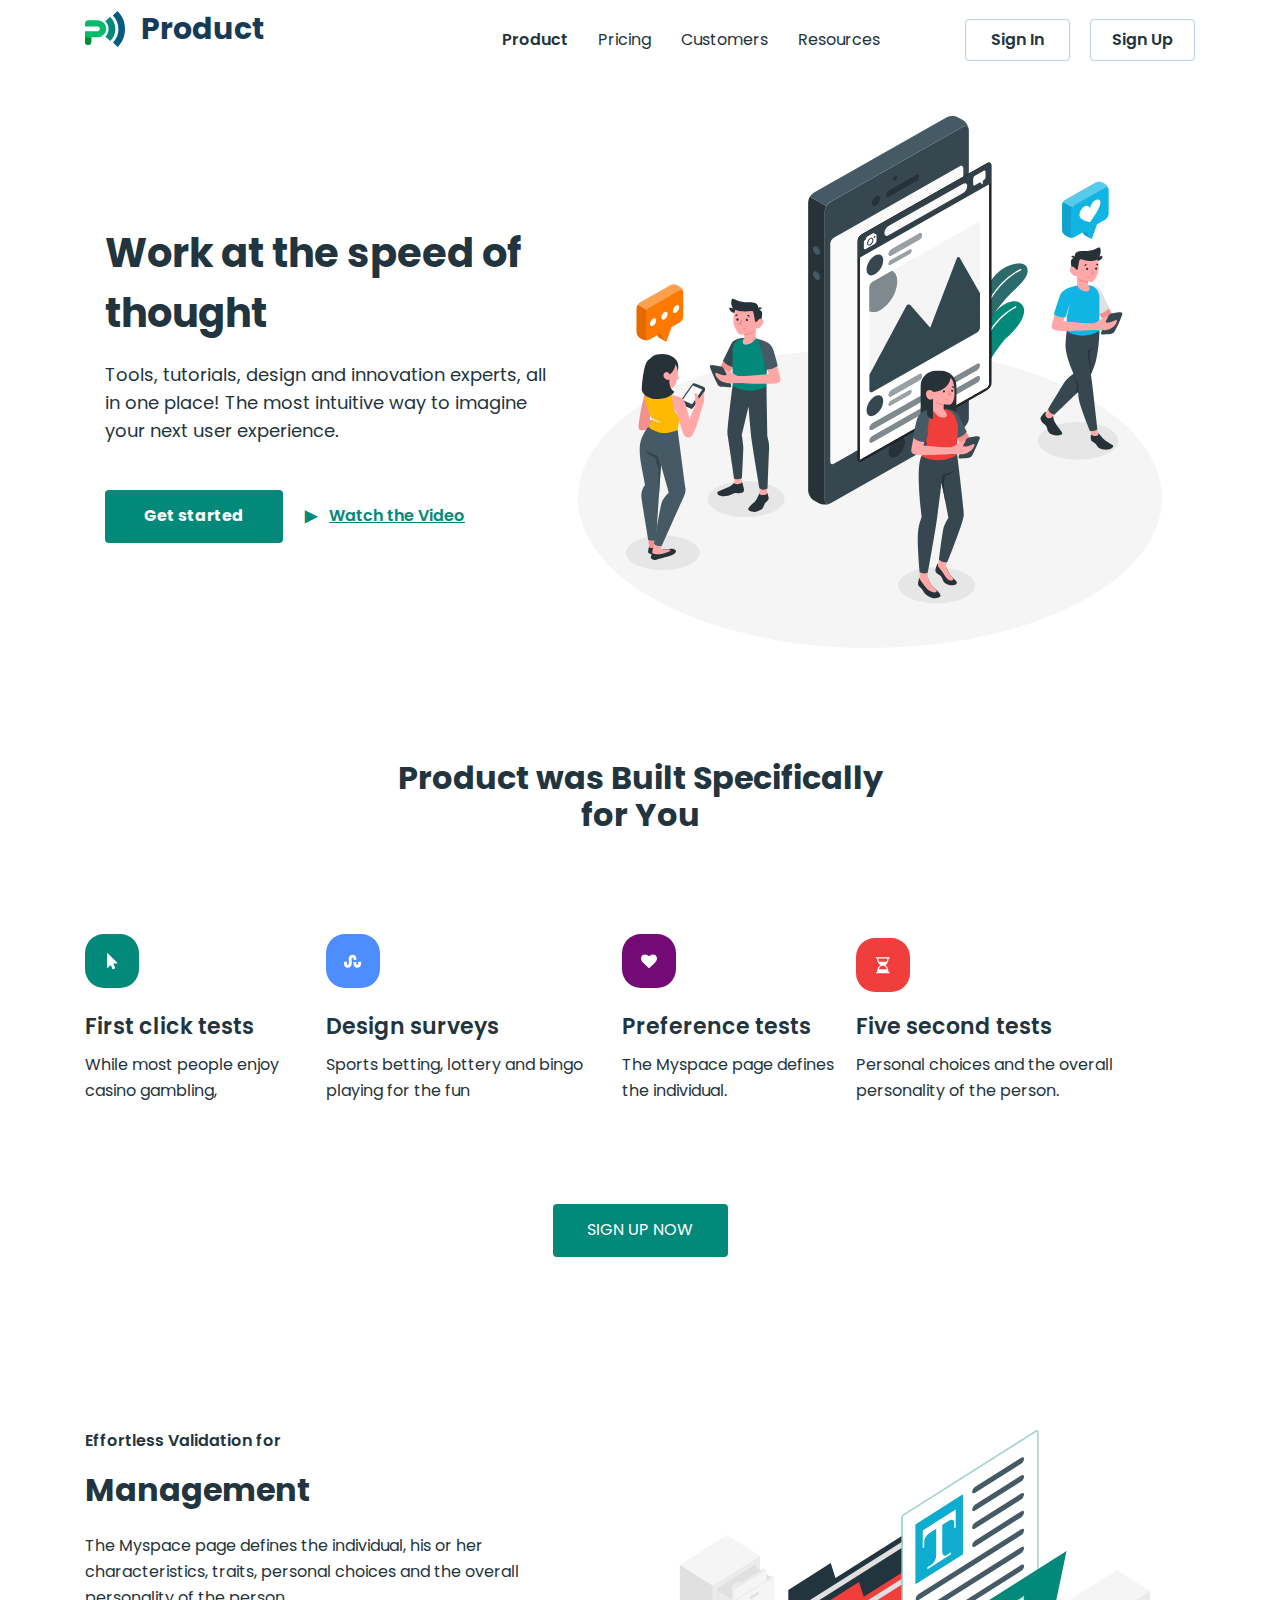
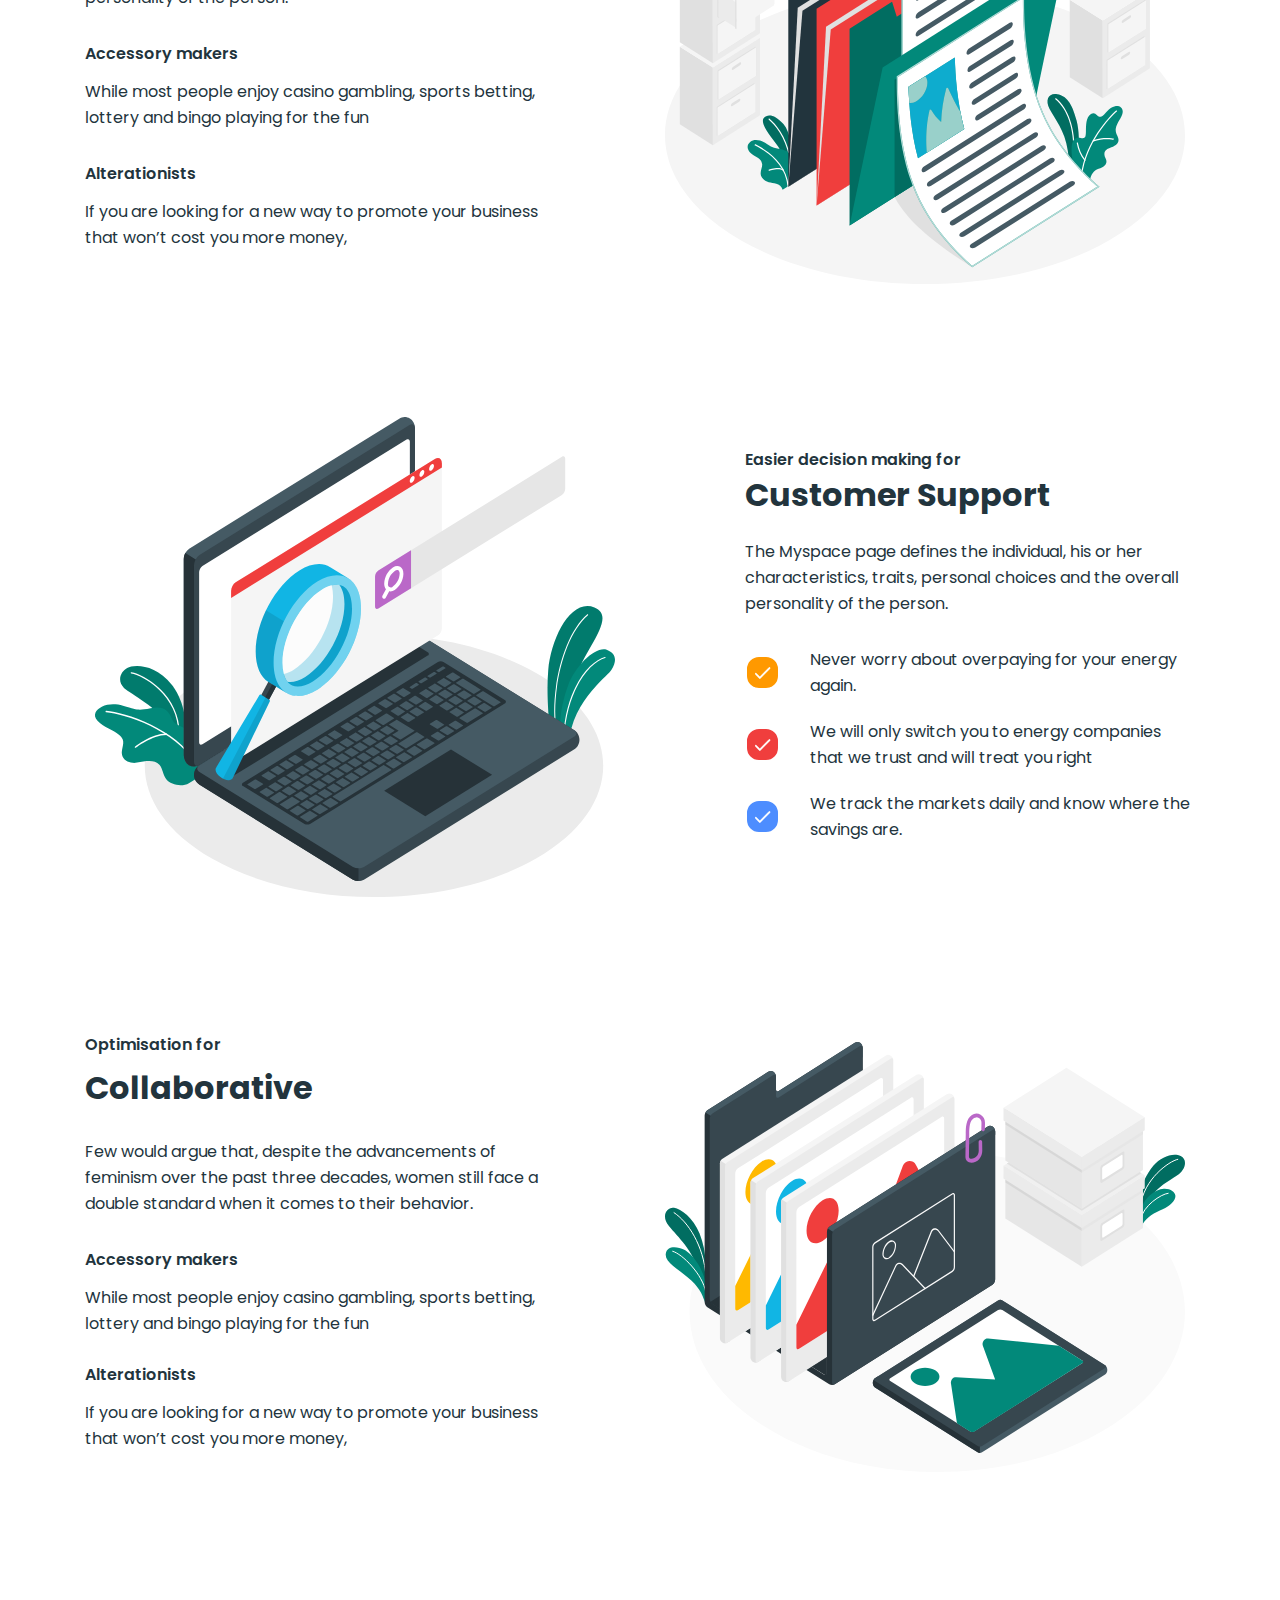
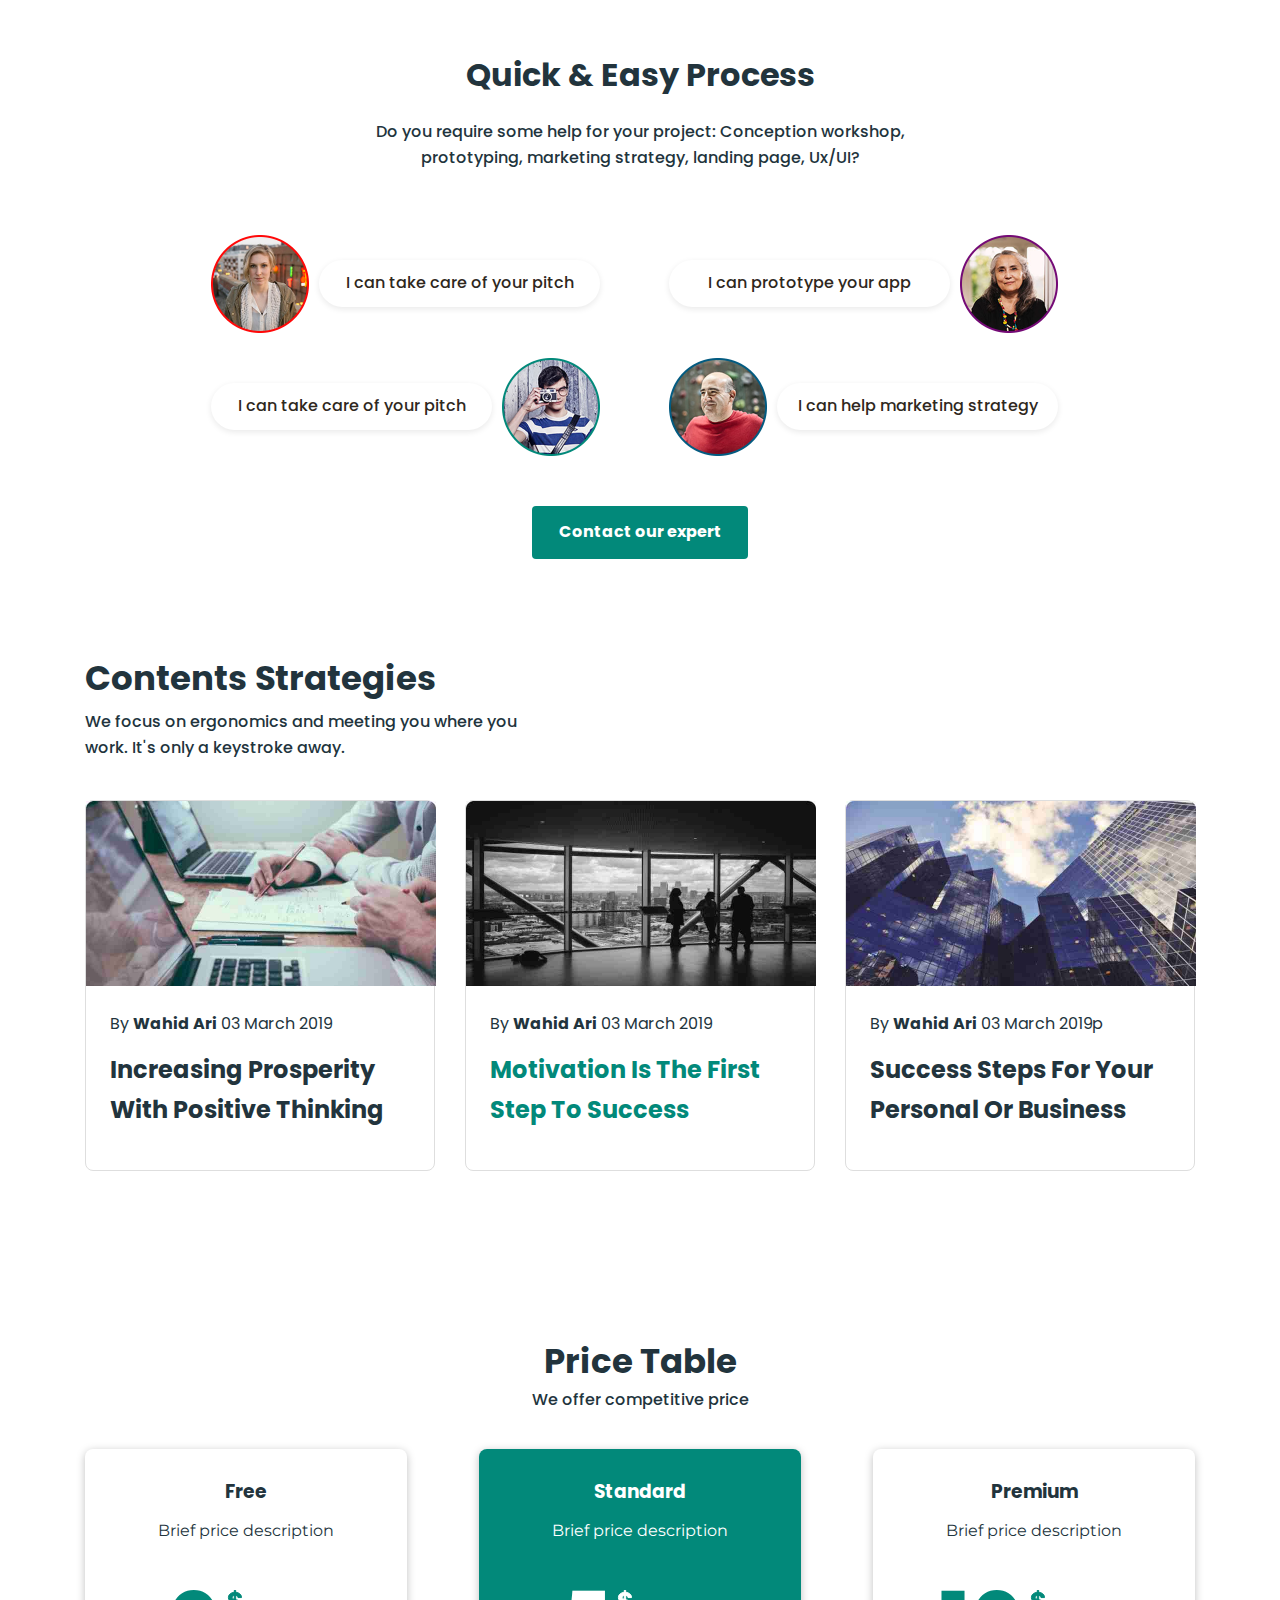
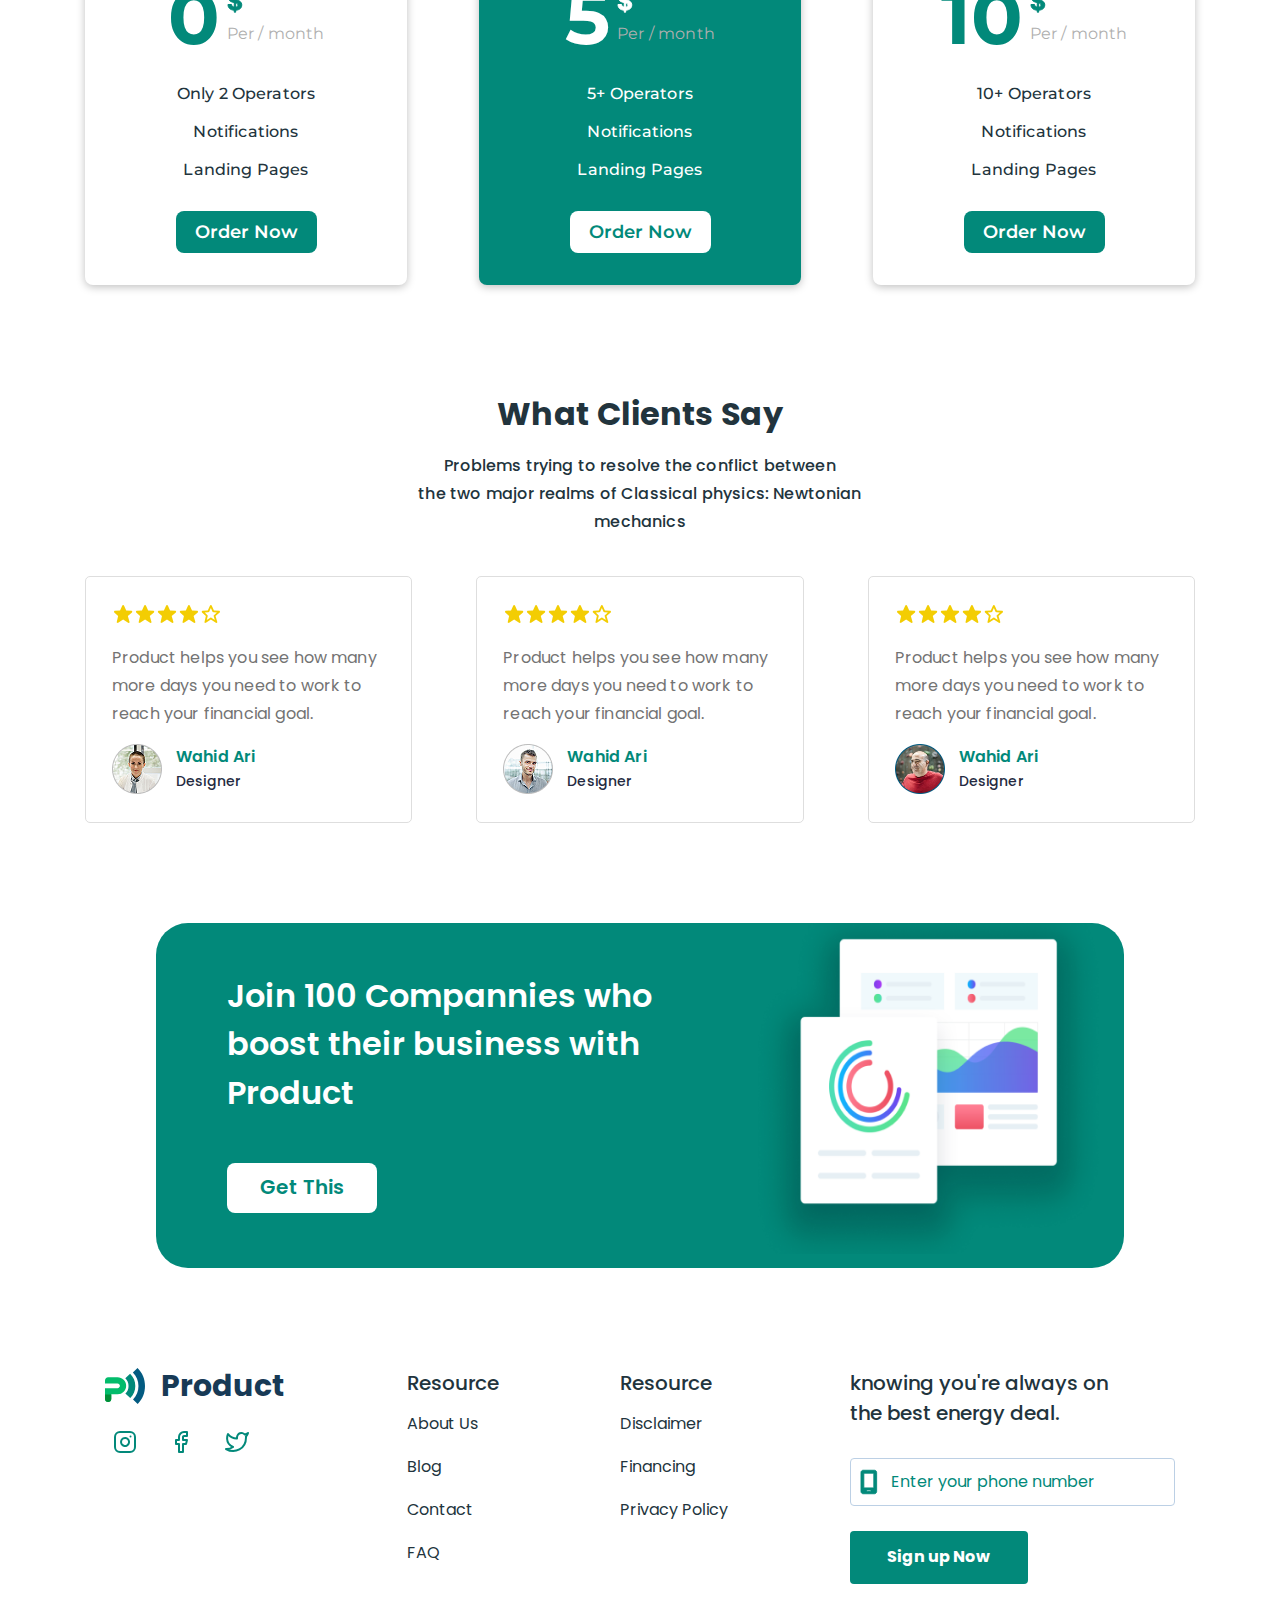
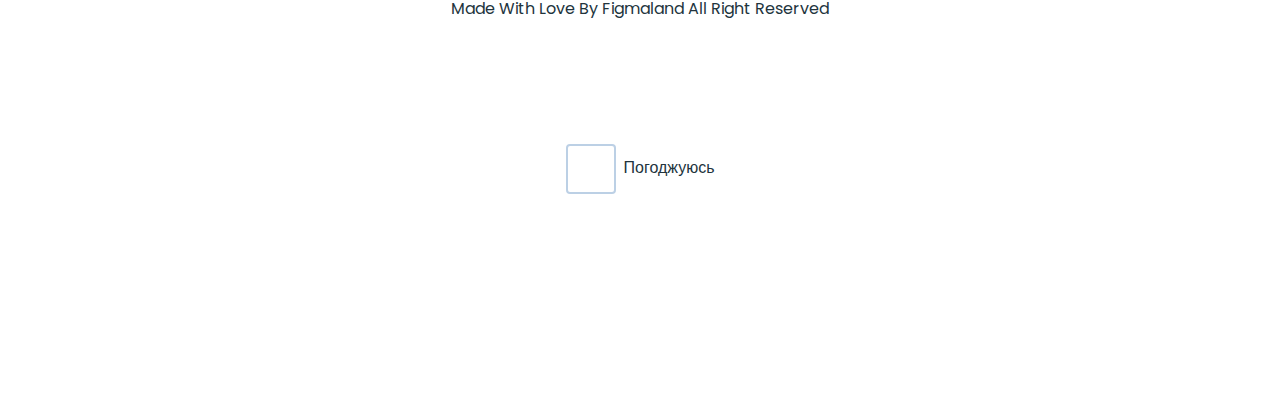
<file: index.html>
<!DOCTYPE html>
<html lang="en">
  <head>
    <meta charset="UTF-8" />
    <meta name="viewport" content="width=device-width, initial-scale=1.0" />
    <title>Business promotion</title>
    <link
      rel="stylesheet"
      href="https://cdnjs.cloudflare.com/ajax/libs/modern-normalize/3.0.1/modern-normalize.min.css"
    />
    <link rel="preconnect" href="https://fonts.googleapis.com" />
    <link rel="preconnect" href="https://fonts.gstatic.com" crossorigin />
    <link
      href="https://fonts.googleapis.com/css2?family=Inter:wght@500;700&family=Montserrat:wght@400;500;600;700&family=Poppins:wght@400;500;600;700;800&family=Roboto:wght@400;500;700;900&display=swap"
      rel="stylesheet"
    />
    <link rel="stylesheet" href="./css/style.css" />
  </head>
  <body>
    <header class="header">
      <div class="container header-container">
        <a href="./index.html" class="logo header-logo">
          <img
            src="./images/logo.svg"
            alt="Logo"
            width="40"
            height="36"
            class="header-logo-img"
          />
          Product
        </a>

        <nav class="header-nav">
          <ul class="header-nav-list">
            <li class="header-nav-item">
              <a class="header-nav-link current" href="./index.html">Product</a>
            </li>
            <li class="header-nav-item">
              <a class="header-nav-link" href="./pricing.html">Pricing</a>
            </li>
            <li class="header-nav-item">
              <a class="header-nav-link" href="./customer.html">Customers</a>
            </li>
            <li class="header-nav-item">
              <a class="header-nav-link">Resources</a>
            </li>
          </ul>
        </nav>

        <ul class="header-btn-list">
          <li class="header-btn-item">
            <button type="button" class="header-btn">Sign In</button>
          </li>
          <li class="header-btn-item">
            <button type="button" class="header-btn">Sign Up</button>
          </li>
        </ul>
      </div>
    </header>

    <main>
      <!-- HERO SECTION  -->
      <section class="hero">
        <div class="container hero-container">
          <div class="hero-text">
            <h1 class="hero-title">Work at the speed of thought</h1>
            <p class="hero-subtitle">
              Tools, tutorials, design and innovation experts, all in one place!
              The most intuitive way to imagine your next user experience.
            </p>
            <ul class="hero-btn-list">
              <li>
                <button type="button" class="btn-get-started">
                  Get started
                </button>
              </li>
              <li>
                <button type="button" class="btn-watch-video">
                  <span class="icon">&#9654;</span>
                  <span class="text">Watch the Video</span>
                </button>
              </li>
            </ul>
          </div>
          <img
            src="./images/hero-img.svg"
            alt="hero image"
            width="610"
            height="555"
          />
        </div>
      </section>
      <!-- Section product -->
      <section class="product">
        <div class="container">
          <h2 class="product-title">Product was Built Specifically for You</h2>
          <ul class="product-list">
            <li class="product-item">
              <img
                src="./images/first-click.svg"
                alt="first-click"
                width="54"
                height="62"
                class="product-img"
              />
              <h3 class="product-head">First click tests</h3>
              <p class="product-text">
                While most people enjoy casino gambling,
              </p>
            </li>
            <li class="product-item">
              <img
                src="./images/surveys.svg"
                alt="surveys"
                width="54"
                height="62"
                class="product-img"
              />
              <h3 class="product-head">Design surveys</h3>
              <p class="product-text">
                Sports betting, lottery and bingo playing for the fun
              </p>
            </li>
            <li class="product-item">
              <img
                src="./images/perference.svg"
                alt="perference"
                width="54"
                height="62"
                class="product-img"
              />
              <h3 class="product-head">Preference tests</h3>
              <p class="product-text">
                The Myspace page defines the individual.
              </p>
            </li>
            <li class="product-item">
              <img
                src="./images/second.svg"
                alt="five second tests"
                width="54"
                height="62"
                class="product-img"
              />
              <h3 class="product-head">Five second tests</h3>
              <p class="product-text">
                Personal choices and the overall personality of the person.
              </p>
            </li>
          </ul>
          <button type="button" class="btn-sign">sign up now</button>
        </div>
      </section>
      <!-- Section managment -->
      <section class="management">
        <div class="container">
          <div class="management-container">
            <ul class="management-list">
              <li class="management-item">
                <p class="management-title-span">Effortless Validation for</p>
                <h3 class="management-title">Management</h3>
                <p class="management-text">
                  The Myspace page defines the individual, his or her
                  characteristics, traits, personal choices and the overall
                  personality of the person.
                </p>
              </li>
              <li class="management-item">
                <h4 class="management-subtitle">Accessory makers</h4>
                <p class="management-text">
                  While most people enjoy casino gambling, sports betting,
                  lottery and bingo playing for the fun
                </p>
              </li>
              <li class="management-item">
                <h4 class="management-subtitle">Alterationists</h4>
                <p class="management-text">
                  If you are looking for a new way to promote your business that
                  won’t cost you more money,
                </p>
              </li>
            </ul>
            <img
              src="./images/management-img.svg"
              alt="management image"
              width="540"
              height="500"
              class="management-img"
            />
          </div>

          <div class="customer-container">
            <img
              src="./images/support-img.svg"
              alt="laptoop image"
              width="540"
              height="500"
              class="customer-img"
            />
            <div class="customer-container-second">
              <ul class="customer-list">
                <li class="customer-item">
                  <p class="customer-subtitle">Easier decision making for</p>
                  <h3 class="customer-title">Customer Support</h3>
                  <p class="customer-text-title">
                    The Myspace page defines the individual, his or her
                    characteristics, traits, personal choices and the overall
                    personality of the person.
                  </p>
                </li>
              </ul>
              <ul class="customer-list-second">
                <li class="customer-item-list">
                  <div class="customer-icon-container">
                    <a href="#" class="customer-link-icon orange">
                      <svg class="customer-icon" width="16" height="12">
                        <use href="./images/icons.svg#icon-path"></use>
                      </svg>
                    </a>
                  </div>
                  <p class="customer-text">
                    Never worry about overpaying for your energy again.
                  </p>
                </li>
                <li class="customer-item-list">
                  <div class="customer-icon-container">
                    <a href="#" class="customer-link-icon red">
                      <svg class="customer-icon" width="16" height="12">
                        <use href="./images/icons.svg#icon-path"></use>
                      </svg>
                    </a>
                  </div>
                  <p class="customer-text">
                    We will only switch you to energy companies that we trust
                    and will treat you right
                  </p>
                </li>
                <li class="customer-item-list">
                  <div class="customer-icon-container">
                    <a href="#" class="customer-link-icon blue">
                      <svg class="customer-icon" width="16" height="12">
                        <use href="./images/icons.svg#icon-path"></use>
                      </svg>
                    </a>
                  </div>
                  <p class="customer-text">
                    We track the markets daily and know where the savings are.
                  </p>
                </li>
              </ul>
            </div>
          </div>
          <div class="collaborative-container">
            <ul class="collaborative-list">
              <li>
                <p class="collaborative-text-title">Optimisation for</p>
                <h3 class="collaborative-head">Collaborative</h3>
              </li>
              <li class="collaborative-item">
                <p class="collaborative-text">
                  Few would argue that, despite the advancements of feminism
                  over the past three decades, women still face a double
                  standard when it comes to their behavior.
                </p>
              </li>
              <li class="collaborative-item">
                <h4 class="collaborative-head-subtitle">Accessory makers</h4>
                <p class="collaborative-text-subtitle">
                  While most people enjoy casino gambling, sports betting,
                  lottery and bingo playing for the fun
                </p>
              </li>
              <li class="collaborative-item">
                <h4 class="collaborative-head-subtitle">Alterationists</h4>
                <p class="collaborative-text-subtitle">
                  If you are looking for a new way to promote your business that
                  won’t cost you more money,
                </p>
              </li>
            </ul>
            <img
              src="./images/collaboration-img.svg"
              alt="cololaboration image"
              width="540"
              height="500"
              class="collaborative-img"
            />
          </div>
        </div>
      </section>
      <section class="quick-easy">
        <div class="container quick-easy-container">
          <h2 class="quick-easy-head">Quick & Easy Process</h2>
          <p class="quick-easy-text">
            Do you require some help for your project: Conception workshop,
            prototyping, marketing strategy, landing page, Ux/UI?
          </p>
          <div class="quick-easy-list-container">
            <ul class="quick-easy-list">
              <li class="quick-easy-item">
                <img
                  src="./images/women_y.png"
                  alt="women young"
                  width="98"
                  height="98"
                  class="quick-easy-img"
                />
                <p class="item-text">I can take care of your pitch</p>
              </li>
              <li class="quick-easy-item">
                <p class="item-text">I can prototype your app</p>
                <img
                  src="./images/women_o.png"
                  alt="women old"
                  width="98"
                  height="98"
                  class="quick-easy-img"
                />
              </li>
            </ul>
          </div>
          <div class="quick-easy-list-container">
            <ul class="quick-easy-list">
              <li class="quick-easy-item">
                <p class="item-text">I can take care of your pitch</p>
                <img
                  src="./images/men_y.png"
                  alt="men young"
                  width="98"
                  height="98"
                  class="quick-easy-img"
                />
              </li>
              <li class="quick-easy-item">
                <img
                  src="./images/men_old.png"
                  alt="men old"
                  width="98"
                  height="98"
                  class="quick-easy-img"
                />
                <p class="item-text">I can help marketing strategy</p>
              </li>
            </ul>
          </div>

          <button type="button" class="btn-contact">Contact our expert</button>
        </div>
      </section>
      <section class="strategies">
        <div class="container">
          <h2 class="strategies-head">Contents Strategies</h2>
          <p class="strategies-text">
            We focus on ergonomics and meeting you where you work. It's only a
            keystroke away.
          </p>
          <ul class="strategies-list">
            <li class="strategies-item">
              <img
                src="./images/increasing-prosperity.jpg"
                alt="increasing-prosperity"
                width="350"
                height="185"
                class="strategies-image"
              />
              <p class="strategies-item-text">
                By
                <span class="strategies-span">Wahid Ari</span>
                03 March 2019
              </p>
              <p class="strategies-item-text-second">
                Increasing Prosperity With Positive Thinking
              </p>
            </li>
            <li class="strategies-item">
              <img
                src="./images/motivation-first.jpg"
                alt="motivation"
                width="350"
                height="185"
                class="strategies-image"
              />
              <p class="strategies-item-text">
                By
                <span class="strategies-span">Wahid Ari</span>
                03 March 2019
              </p>
              <p class="strategies-item-text-second green">
                Motivation Is The First Step To Success
              </p>
            </li>
            <li class="strategies-item">
              <img
                src="./images/success-steps.jpg"
                alt="success"
                width="350"
                height="185"
                class="strategies-image"
              />
              <p class="strategies-item-text">
                By
                <span class="strategies-span">Wahid Ari</span>
                03 March 2019p
              </p>
              <p class="strategies-item-text-second">
                Success Steps For Your Personal Or Business
              </p>
            </li>
          </ul>
        </div>
      </section>
      <section class="price">
        <div class="container">
          <h2 class="price-head">Price Table</h2>
          <p class="price-text">We offer competitive price</p>
          <ul class="price-list">
            <li class="price-item">
              <h3 class="price-item-head">Free</h3>
              <p class="price-item-text">Brief price description</p>
              <div class="price-container">
                <p class="price-item-value">0</p>
                <div class="svg-container">
                  <svg class="price-item-svg" width="16" height="29">
                    <use href="./images/dolar.svg"></use>
                  </svg>
                  <p class="price-item-value-text">Per / month</p>
                </div>
              </div>
              <p class="price-item-text-weight">Only 2 Operators</p>
              <p class="price-item-text-weight">Notifications</p>
              <p class="price-item-text-weight">Landing Pages</p>
              <button type="button" class="price-button">Order Now</button>
            </li>
            <li class="price-item green">
              <h3 class="price-item-head green">Standard</h3>
              <p class="price-item-text green">Brief price description</p>
              <div class="price-container">
                <p class="price-item-value green">5</p>
                <div class="svg-container">
                  <svg class="price-item-svg green" width="16" height="29">
                    <use href="./images/dolar.svg"></use>
                  </svg>
                  <p class="price-item-value-text green">Per / month</p>
                </div>
              </div>
              <p class="price-item-text-weight green">5+ Operators</p>
              <p class="price-item-text-weight green">Notifications</p>
              <p class="price-item-text-weight green">Landing Pages</p>
              <button type="button" class="price-button green">
                Order Now
              </button>
            </li>
            <li class="price-item">
              <h3 class="price-item-head">Premium</h3>
              <p class="price-item-text">Brief price description</p>
              <div class="price-container">
                <p class="price-item-value">10</p>
                <div class="svg-container">
                  <svg class="price-item-svg" width="16" height="29">
                    <use href="./images/dolar.svg"></use>
                  </svg>
                  <p class="price-item-value-text">Per / month</p>
                </div>
              </div>
              <p class="price-item-text-weight">10+ Operators</p>
              <p class="price-item-text-weight">Notifications</p>
              <p class="price-item-text-weight">Landing Pages</p>
              <button type="button" class="price-button">Order Now</button>
            </li>
          </ul>
        </div>
      </section>
      <section class="clients">
        <div class="container">
          <h2 class="clients-head">What Clients Say</h2>
          <p class="clients-text">
            Problems trying to resolve the conflict between
            <br />
            the two major realms of Classical physics: Newtonian mechanics
          </p>
          <ul class="clients-list">
            <li class="clients-item">
              <svg class="clients-svg" width="106" height="18">
                <use href="./images/stars.svg"></use>
              </svg>
              <p class="clients-item-text">
                Product helps you see how many more days you need to work to
                reach your financial goal.
              </p>
              <div class="clients-container">
                <img
                  src="./images/woman-designer.png"
                  alt="woman designer"
                  width="50"
                  height="50"
                  class="clients-image"
                />
                <div class="clients-container-text">
                  <p class="contaiter-text">Wahid Ari</p>
                  <p class="container-text-second">Designer</p>
                </div>
              </div>
            </li>
            <li class="clients-item">
              <svg class="clients-svg" width="106" height="18">
                <use href="./images/stars.svg"></use>
              </svg>
              <p class="clients-item-text">
                Product helps you see how many more days you need to work to
                reach your financial goal.
              </p>
              <div class="clients-container">
                <img
                  src="./images/men-designer.png"
                  alt="men designer"
                  width="50"
                  height="50"
                  class="clients-image"
                />
                <div class="clients-container-text">
                  <p class="contaiter-text">Wahid Ari</p>
                  <p class="container-text-second">Designer</p>
                </div>
              </div>
            </li>
            <li class="clients-item">
              <svg class="clients-svg" width="106" height="18">
                <use href="./images/stars.svg"></use>
              </svg>
              <p class="clients-item-text">
                Product helps you see how many more days you need to work to
                reach your financial goal.
              </p>
              <div class="clients-container">
                <img
                  src="./images/men_old.png"
                  alt="men old"
                  width="50"
                  height="50"
                  class="clients-image"
                />
                <div class="clients-container-text">
                  <p class="contaiter-text">Wahid Ari</p>
                  <p class="container-text-second">Designer</p>
                </div>
              </div>
            </li>
          </ul>
        </div>
      </section>
      <section class="diagrama">
        <div class="container diagrama">
          <div class="diagrama-container">
            <p class="diagrama-text">
              Join 100 Compannies who boost their business with Product
            </p>
            <button type="button" class="diagrama-button">Get This</button>
          </div>
          <img
            src="./images/screen.png"
            alt="diagrama"
            width="351"
            height="331"
            class="diagrama-image"
          />
        </div>
      </section>
    </main>
    <footer>
      <section class="footer">
        <div class="container footer-container">
          <div class="container-logo">
            <a href="./index.html" class="logo footer-logo">
              <img
                src="./images/logo.svg"
                alt="Logo"
                width="40"
                height="36"
                class="header-logo-img"
              />
              Product
            </a>
            <ul class="logo-list">
              <li class="logo-item">
                <a
                  href="https://www.instagram.com/"
                  target="_blank"
                  class="logo-item-link"
                >
                  <svg class="logo-item-icon" width="24" height="24">
                    <use href="./images/icons.svg#icon-instagram"></use>
                  </svg>
                </a>
              </li>
              <li class="logo-item">
                <a
                  href="https://www.facebook.com/?locale=uk_UA"
                  target="_blank"
                  class="logo-item-link"
                >
                  <svg class="logo-item-icon" width="24" height="24">
                    <use href="./images/icons.svg#icon-facebook"></use>
                  </svg>
                </a>
              </li>
              <li class="logo-item">
                <a href="https://x.com/" target="_blank" class="logo-item-link">
                  <svg class="logo-item-icon" width="24" height="24">
                    <use href="./images/icons.svg#icon-twitter"></use>
                  </svg>
                </a>
              </li>
            </ul>
          </div>
          <div class="container-review">
            <ul class="review-list">
              <li class="review-item">
                <h3 class="review-item-text">Resource</h3>
              </li>
              <li class="review-item"><a href="#">About Us</a></li>
              <li class="review-item"><a href="#">Blog</a></li>
              <li class="review-item"><a href="#">Contact</a></li>
              <li class="review-item"><a href="#">FAQ</a></li>
            </ul>
          </div>
          <div class="container-document">
            <ul class="document-list">
              <li class="document-item">
                <h3 class="document-item-text">Resource</h3>
              </li>
              <li class="document-item"><a href="#">Disclaimer</a></li>
              <li class="document-item"><a href="#">Financing</a></li>
              <li class="document-item"><a href="#">Privacy Policy</a></li>
            </ul>
          </div>
          <div class="feedback-container">
            <ul class="feedback-list">
              <li class="feedback-item">
                <p class="feedback-text">
                  knowing you're always on the best energy deal.
                </p>
              </li>
              <li class="feedback-item">
                <div class="feedback-icon-container">
                  <form class="feedback-form">
                    <svg class="feedback-icon" width="18" height="28">
                      <use href="./images/icons.svg#icon-mobile-screen"></use>
                    </svg>
                    <input
                      type="tel"
                      class="feedback-input"
                      placeholder="Enter your phone number"
                      required
                    />
                  </form>
                </div>
              </li>
            </ul>
            <button type="button" class="feedback-btn">Sign up Now</button>
          </div>
        </div>
        <p class="footer-text-end">
          Made With Love By Figmaland All Right Reserved
        </p>
        <div class="checkbox-container">
          <input type="checkbox" id="agree" class="checkbox" />
          <label for="agree" class="checkbox-label">
            <span class="checkmark"></span>
            Погоджуюсь
          </label>
        </div>
      </section>
    </footer>
  </body>
</html>
</file>
<file: css/style.css>
body {
    font-family: "Poppins", sans-serif;
    background-color: #fff;
    color: #22343d;
}
/* reset */

a {
    text-decoration: none;
    color: currentColor;
}
ul {
    list-style: none;
    padding-left: 0;
    margin: 0;
}

h1, h2, h3, h4, h5, h6, p {
    margin: 0;

}
button {
    cursor: pointer;
    font-family: inherit;
    padding: 0;
}
address {
    font-style: normal;
}
img {
    display: block;
}

.container {
    width: 100%;
    max-width: 1150px;
    padding: 0 20px;
    margin: 0 auto;
}
/* header */
.header {
    padding-bottom: 25px;
}

.header-container {
    display: flex;
    align-items: center;
}


.logo {
    display: flex;
    gap: 16px;
    margin-right: 237px;
    font-weight: 700;
    font-size: 30px;
    align-items: center;
    line-height: 0.93;
    color: #173a56;

}

.header-logo {}

.header-logo-img {}

.header-nav {
    margin-right: auto;
}

.header-nav-list {
    display: flex;
    gap: 30px;

}

.header-nav-item {}

.header-nav-link {
    display: block;
    padding: 26px 0;
    line-height: 1.75;
    color: #22343d;
}

.current {
    font-weight: 600;
}
.header-btn-list {
    display: flex;
    gap: 20px;
    margin-left: auto;
}

.header-btn-item {}

.header-btn {
    border: 1px solid #bcd0e5;
    border-radius: 4px;
    min-width: 105px;
    height: 42px;
    font-weight: 600;
    text-align: center;
    color: #22343d;
    background-color: #fff;


}
.header-btn:hover,
.header-btn:focus {
    border: none;
    color: #fff;
    background-color: #02897A;
}
.hero {
    padding-bottom: 100px;
}
.hero-container {
    display: flex;
    align-items: center;
    justify-content: space-between;
    width: 100%;
    max-width: 1110px;
    margin: 0 auto;
}
.hero-text {
    display: flex;
    flex-direction: column;
}

.hero-title {
    font-family: "Poppins", sans-serif;
    font-weight: 700;
    font-size: 40px;
    line-height: 1.5;
    color: #22343d;
    margin-bottom: 18px;
}

.hero-subtitle {
    font-family: "Poppins", sans-serif;
    font-weight: 400;
    font-size: 18px;
    line-height: 1.55556;
    color: #22343d;
    margin-bottom: 45px;
}

.hero-btn-list {
    display: flex;
    gap: 20px;
    align-items: baseline;
}
.btn-get-started {
    font-weight: 700;
    border-radius: 4px;
    width: 178px;
    height: 53px;
    background: #02897a;
    color: #fff;
    border: none;
}

.btn-watch-video {
    font-weight: 600;
    width: 164px;
    height: 23px;

    color: #02897a;
    border: none;
    background-color: #fff;

}
.icon {
    fill: #02897a;
    margin-right: 8px;
    text-decoration: none;
}
.text {
    text-decoration: underline;
}

/* sectio product title */
.product {
    padding-bottom: 50px;
}
.product-title {
    margin-left: auto;
    margin-right: auto;
    max-width: 530px;
    font-size: 32px;
    text-align: center;
    color: #22343d;
    margin-bottom: 50px;
    padding-bottom: 50px;


}
.product-list {
    display: flex;
    padding-bottom: 50px;
    width: 100%;
    max-width: 1110px;
    margin: 0 auto;
}

.product-item {

}

.product-img {
    margin-bottom: 18px;
}

.product-head {
    font-weight: 600;
    font-size: 22px;
    color: #22343d;
    margin-bottom: 13px;
}
    

.product-text {
    font-weight: 400;
    font-size: 16px;
    line-height: 1.62;
    color: #22343d;
    margin-bottom: 50px;
}

.btn-sign {
    margin-left: auto;
    margin-right: auto;
    display: block;
    border-radius: 4px;
    border: none;
    min-width: 175px;
    height: 53px;
    background: #02897a;
    color: #fff;
    margin-bottom: 100px;
    text-transform: uppercase;
}
/* start section managment */
.management {
    justify-content: space-between;
    padding-bottom: 150px;
}

.management-container {
    padding-bottom:100px;
    display: flex;
    align-items: center;
    justify-content: space-between;
}

.management-list {
    width: 100%;
    max-width: 486px;
    
}

.management-item {}

.management-title {
    font-weight: 700;
    font-size: 32px;
    margin-bottom: 25px;
    margin-top: 21px;

}

.management-title-span{
    font-weight: 600;
    font-size: 16px;
     
}

.management-text {
    font-weight: 400;
    font-size: 16px;
    line-height: 1.625;
    color: #22343d;
    margin-bottom: 30px;
}

.management-subtitle {
    font-weight: 600;
    font-size: 16px;
    line-height: 1.625;
    color: #22343d;
    margin-bottom: 12px;
}

.management-img {
    width: 100%;
    max-width: 540px;
    height: 500px;
}

.customer-container {
    display: flex;
    align-items: center;
    justify-content: space-between;
    padding-bottom: 100px;
    gap: 84px;
}

.customer-img {
    width: 540px;
    height: auto;
}
.customer-container-second {
    width: 450px;
    max-width: 100%;
    flex-shrink: 0;
}

.customer-list-second {
    margin-bottom: 20px;
    flex-direction: column;
    display: flex;
    gap: 20px;
}

.customer-subtitle {
    font-weight: 600;
    font-size: 16px;
    color: #22343d;
    margin-bottom: 8px;
}

.customer-title {
    font-size: 32px;
    margin-bottom: 25px;
}

.customer-text-title {
    line-height: 1.625;
    margin-bottom: 30px;
}

.customer-item-list {
    display: flex;
    align-items: center;
    gap: 30px;
}
.customer-icon-container {
    width: 35px;
    height: 35px;
    flex-shrink: 0;
}
.customer-link-icon {
    border: 2.92px solid #fff;
    border-radius: 14px;
    display: flex;
    align-items: center;
    justify-content: center;
    width: 100%;
    height: 100%;
    flex-shrink: 0;
}
.orange {
    background-color: #f90;
}
.red {
    background-color: #f03e3d;
}
.blue {
    background-color: #4d8dff;

}
.customer-icon {
    stroke: #fff;
    fill: #fff;
}

.customer-text {
    line-height: 1.625;
    margin-bottom: 0;
}

.collaborative-container {
    display: flex;
    align-items: center;
    gap: 84px;
}

.collaborative-text-title {
    font-weight: 600;
    margin-bottom: 8px;
    
}

.collaborative-head {
    font-size: 32px;
    line-height: 1.625;
    margin-bottom: 25px;

}

.collaborative-list {}

.collaborative-item {}

.collaborative-text {
    font-weight: 400;
    font-size: 16px;
    line-height: 1.625;
    margin-bottom: 30px;
}

.collaborative-head-subtitle {
    font-weight: 600;
    font-size: 16px;
    line-height: 1.625;
    margin-bottom: 12px;
}
.collaborative-text-subtitle {
    line-height: 1.625;
    margin-bottom: 25px;

}

.collaborative-img {}

/* sectiom start quick-easy */
.quick-easy {
   
    padding-bottom: 100px;
}

.quick-easy-container{
    width: 100%;
    max-width: 916px;

}

.quick-easy-head {
    font-size: 32px;
    text-align: center;
    margin-bottom: 25px;
}

.quick-easy-text {
    width: 100%;
    max-width: 542px;
    margin: 0 auto;
    margin-bottom: 64px; ;
    font-weight: 500;
    font-size: 16px;
    line-height: 1.625;
    text-align: center;
    color: #22343d;
}
.quick-easy-list-container {
    justify-content: space-between;
    margin-bottom: 25px;
 
}
.quick-easy-list {
    justify-content: space-between;
    display: flex;
    gap: 40px;
    padding: 0;
    margin: 0;
    list-style: none
}

.quick-easy-item {
    display: flex;
    align-items: center;
    margin: 0 auto;
    width: 100%;
    max-width: 400px;
    gap: 10px;
}


.quick-easy-img {

}

.item-text {
    box-shadow: 0 2px 6px rgba(0, 0, 0, 0.09);
    font-weight: 500;
    text-align: center;
    color: #2f281e;
    width: 281px;
    padding: 14px 20px;
    border-radius: 40px;
}

.btn-contact{
    width: 216px;
    height: 53px;
    background-color: #02897A;
    color: #fff;
    border: none;
    border-radius: 4px;
    font-weight: 700;
    text-align: center;
    display: block;
    margin: 0 auto;
    margin-top: 50px;
}
/* section strategies start */
.strategies {
    padding-bottom: 171px;
}

.strategies-head {
    font-size: 34px;
    padding-bottom: 11px;
}

.strategies-text {
    font-weight: 500;
    font-size: 16px;
    line-height: 1.625;
    width: 465px;
    padding-bottom: 39px;
}

.strategies-list {
    display: flex;
    align-items: center;
    gap: 30px;
    width: 100%;
    max-width: 1110px;
    margin: 0 auto;
}

.strategies-item {
    border: 1px solid #dedede;
    border-radius: 8px;
    width: 350px;
}

.strategies-image {
    margin-bottom: 24px;
}

.strategies-item-text {
    padding-bottom: 12px;
    line-height: 1.75;
    margin-left: 24px;
}

.strategies-span {
    font-weight: 700;
}


.strategies-item-text-second {
    padding-bottom: 40px;
    font-weight: 700;
    font-size: 24px;
    line-height: 1.66667;
    margin-left: 24px;
}
.strategies-item-text-second.green {
    color: #02897a;
}
/* Price start */

.price {
    padding-bottom: 100px;
}

.price-head {
    font-size: 34px;
    text-align: center;
    margin-bottom: 10px;
}

.price-text {
    text-align: center;
    font-weight: 500;
    margin-bottom: 40px;
    
}

.price-list {
    display: flex;
    align-items: center;
    margin: 0 auto;
    gap: 72px;
    justify-content: space-between;
}

.price-item {
    box-shadow: 0 2px 8px 0 rgba(0, 0, 0, 0.25);
    border-radius: 8px;
    width: 100%;
}

.price-item-head { 
    text-align: center;
    margin-bottom: 8px;
    margin-top: 32px;
}

.price-item-text {
    text-align: center;
    margin-bottom: 16px;
    font-family: "Montserrat", sans-serif;
    line-height: 2.5;
    
}

.price-item-text-weight {
    text-align: center;
    font-family: "Montserrat", sans-serif;
    font-weight: 500;
    line-height: 1.375;
    letter-spacing: 0.01em;
    margin-bottom: 16px;
}
.price-item-text-weight:last-of-type {
    margin-bottom: 30px;
}
.price-button {
    display: flex;
    align-items: center;
    margin: 0 auto;
    margin-bottom: 32px;
    font-family: "Montserrat", sans-serif;
    font-weight: 600;
    font-size: 18px;
    color: #fff;
    padding: 11px 19px;
    border-radius: 8px;
    border: none;
    background: #02897a;
}

.price-container {
    display: flex;
    align-items: center;
    justify-content: center;
    margin-bottom: 16px;
    gap: 7px;
}
.price-item.green {
    background-color: #02897a;
    color: #fff;
}


.price-button.green {
    background-color: #fff;
    color: #02897a;
}

.price-item-value.green { 
    font-family: "Montserrat", sans-serif;
    font-weight: 700;
    font-size: 76px;
    line-height: 1.31579;
    letter-spacing: 0em;
    text-align: center;
    color: #fff;
}


.price-item-value {
    font-family: "Montserrat", sans-serif;
    font-weight: 700;
    font-size: 76px;
    line-height: 1.31579;
    letter-spacing: 0em;
    text-align: center;
    color: #02897a;
}

.price-item-svg {
    stroke: #02897a;
    color: #02897A;
}
.price-item-svg.green {
    stroke: #fff;
    color: #fff;
}


.price-item-value-text {font-family: "Montserrat", sans-serif;
    font-weight: 400;
    font-size: 16px;
    line-height: 1.1875;
    letter-spacing: 0.01em;
    color: #afafaf;}

    /* clients section start */

.clients {
    padding-bottom: 100px;
}

.clients-head {
    text-align: center;
    font-size: 32px;
    line-height: 1.78125;
    letter-spacing: 0.01em;
    margin-bottom: 10px;
}

.clients-text {
    font-weight: 500;
    line-height: 1.75;
    letter-spacing: 0.01em;
    text-align: center;
    width: 537px;
    margin: 0 auto;
    margin-bottom: 40px;
}

.clients-list {
    display: flex;
    justify-content: space-between;
    align-items: center;
    gap: 64px;

}
    
.clients-item {
    border: 1px solid #dedede;
    border-radius: 5px;

}
    
.clients-svg {
    margin-left: 28px;
    margin-top: 28px;
    margin-bottom: 16px;
}
    
.clients-item-text {
    margin-left: 26px;
    margin-bottom: 16px;
    font-weight: 400;
    font-size: 16px;
    line-height: 1.75;
    letter-spacing: 0.01em;
    color: #737373;
}
    
.clients-container {
    display: flex;
    margin-left: 26px;
    margin-bottom: 28px;
    align-items: center;
    gap: 14px;
}
    
.clients-image {}
    
.clients-container-text {
    font-weight: 600;
    line-height: 1.5;
    letter-spacing: 0.01em;
    color: #02897a;
}
    
.contaiter-text {}
    
.container-text-second {
    font-weight: 500;
    font-size: 14px;
    line-height: 1.71429;
    letter-spacing: 0.01em;
    color: #252b42;
}
/* section diagrama start */

.diagrama {
    padding-bottom: 100px;
}

.container.diagrama {
    width: 968px;
    height: 345px;
    background-color: #02897A;
    color: #fff;
    border-radius: 32px;
    display: flex;

}

.diagrama-container {
    
}

.diagrama-text {
    font-weight: 600;
    font-size: 32px;
    line-height: 1.514;
    margin: 49px 10px 46px 51px;
    
}
.diagrama-image {
}

.diagrama-button {
    border-radius: 8px;
    border: none;
    background-color: #fff;
    width: 150px;
    height: 50px;
    text-align: center;
    margin-left: 51px;
    margin-bottom: 56px;
    font-weight: 600;
    font-size: 20px;
    color: #02897a;
}

/* footer */




.footer {}


.footer-container {
    display: flex;
    width: 1110px;
    max-width: 100%;
    justify-content: space-between;
    margin-bottom: 10px;
}

.container-logo {
}

.footer-logo {
    display: flex;
    gap: 16px;
    font-weight: 700;
    font-size: 30px;
    align-items: center;
    line-height: 0.93;
    color: #173a56;
    margin: 0 auto;
    margin-bottom: 18px;
}

.header-logo {
    margin-bottom: 22px;
}

.header-logo-img {}

.logo-list {
    display: flex;
    flex-direction: row;
    gap: 16px;
}

.logo-item {
    width: 40px;
    height: 40px;
}

.logo-item-link {
    width: 100%;
    height: 100%;
    display: flex;
    align-items: center;
    justify-content: center;
}

.logo-item-icon {
    stroke: #02897A;
    fill: #fff;
}

.container-review {}

.review-list {
    
}

.review-item {
    margin-bottom: 8px;
    font-weight: 400;
    font-size: 16px;
    line-height: 2.1875;
    color: #22343d;
}

.review-item-text {
    margin-bottom: 8px;
    font-weight: 500;
    font-size: 20px;
    line-height: 1.5;
    color: #22343d;
}

.container-document {}

.document-list {
    margin-bottom: 8px;
}

.document-item {
    margin-bottom: 8px;
    font-weight: 400;
    font-size: 16px;
    line-height: 2.1875;
    color: #22343d;
}

.document-item-text {
    font-weight: 500;
    font-size: 20px;
    line-height: 1.5;
    color: #22343d;
    margin-bottom: 8px;
    }


.feedback-container {
    width: 325px;
}

.feedback-list {}
.feedback-text {
    margin-bottom: 30px;
    font-weight: 500;
    font-size: 20px;
    line-height: 1.5;
    color: #22343d;
    width: 280px;
}
.feedback-icon-container{
    display: flex;
    flex-direction: row;
    align-items: center;
    width: 325px;
    height: 48px;
    margin-bottom: 25px;
}
.feedback-form {
    display: flex;
    align-items: center;
    width: 325px;
    height:48px;
    position: relative;
}
.feedback-input {
    width: 100%;
    height: 100%;
    padding-left: 40px;
    border: 1px solid #bcd0e5;
    border-radius: 4px;
}
.feedback-input::placeholder {
    line-height: 1.75;
    color: #02897a;
}
.feedback-input:focus {
    outline: none;
    border-color: red;
}

.feedback-icon {
    stroke: #02897A;
    fill: #02897A;
    position: absolute;
    top: 50%;
    left: 10px;
    transform: translateY(-50%);
}



.feedback-btn {
    font-weight: 700;
    border-radius: 4px;
    width: 178px;
    height: 53px;
    background: #02897a;
    color: #fff;
    border: none; 
}

.footer-text-end {
    text-align: center;
    font-weight: 400;
    font-size: 16px;
    line-height: 1.875;
    color: #22343d;
    padding-bottom: 100px;
}



/* test */

.checkbox-container {
    display: flex;
    align-items: center;
    margin-top: 20px;
    margin-bottom: 210px;
    justify-content: center;
}
.checkbox {
    display: none;
    
}

.checkbox-label {
    display: inline-flex;
    align-items: center;
    cursor: pointer;
}

.checkmark {
    width: 50px;
    height: 50px;
    border: 2px solid #bcd0e5;
    box-shadow: #02897A 0 0 4px rgba(76, 175, 80, 0.6);
    border-radius: 4px;
    margin-right: 8px;
    position: relative;
    transition: all 0.3s ease;
    background-color: transparent;
    box-shadow: none;
    
}

/* Галочка */
.checkmark::after {
    content: "";
    position: absolute;
    left: 12px;
    top: 4px;
    transform: translateX(-50%);
    width: 12px;
    height: 24px;
    border: solid #fff;
    border-width: 0 5px 5px 0;
    transform: scale(0) rotate(45deg);
    transition: transform 0.3s ease;
    transform-origin: bottom left;
}

/* Hover — ефект при наведенні */
.checkbox-label:hover .checkmark {
    border-color: #4caf50;
    box-shadow: 0 0 4px rgba(76, 175, 80, 0.6);
    /* зелена тінь */
}

/* Active — при натисканні */
.checkbox-label:active .checkmark {
    transform: scale(0.95);
}

/* Checked — активний стан */
.checkbox:checked+.checkbox-label .checkmark {
    border: none;
    background-color: #4caf50;
    box-shadow: 0 0 6px rgba(76, 175, 80, 0.8);
}

.checkbox:checked+.checkbox-label .checkmark::after {
    transform: scale(1) rotate(45deg);
}
</file>
